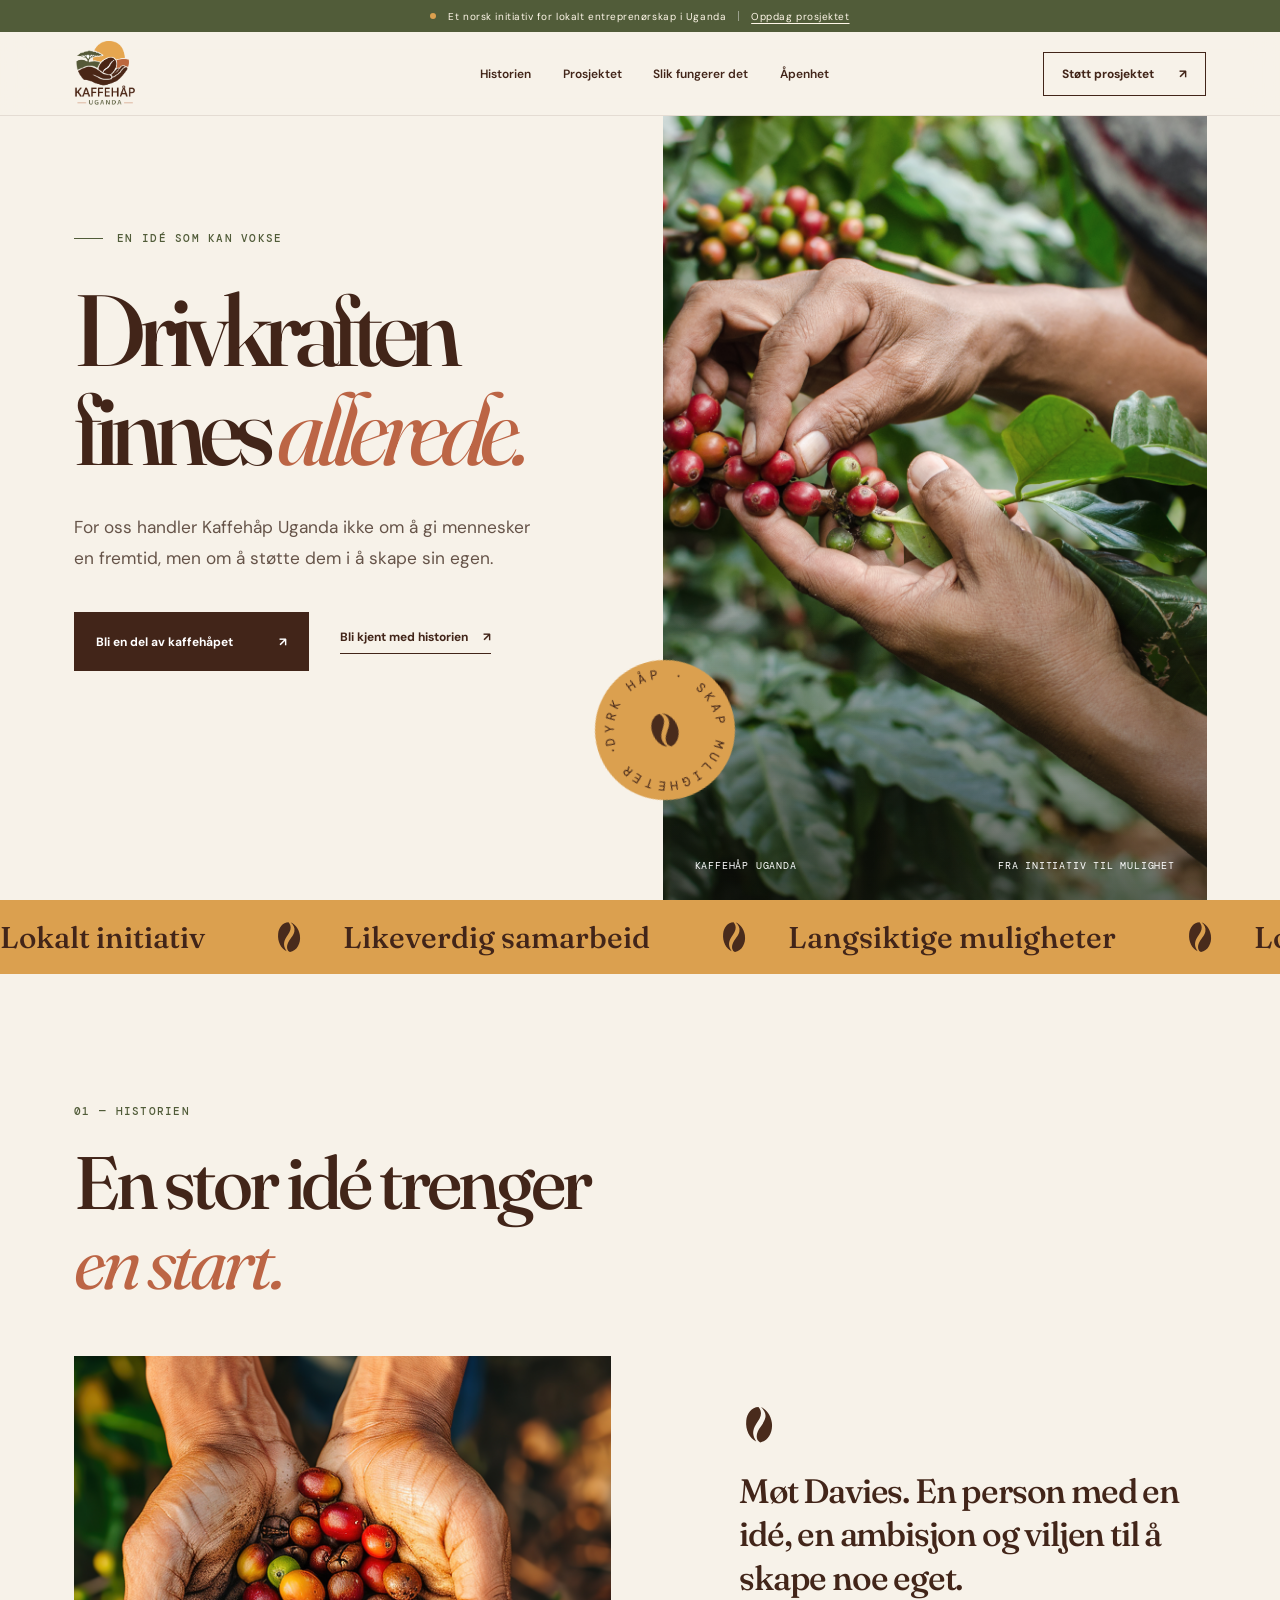
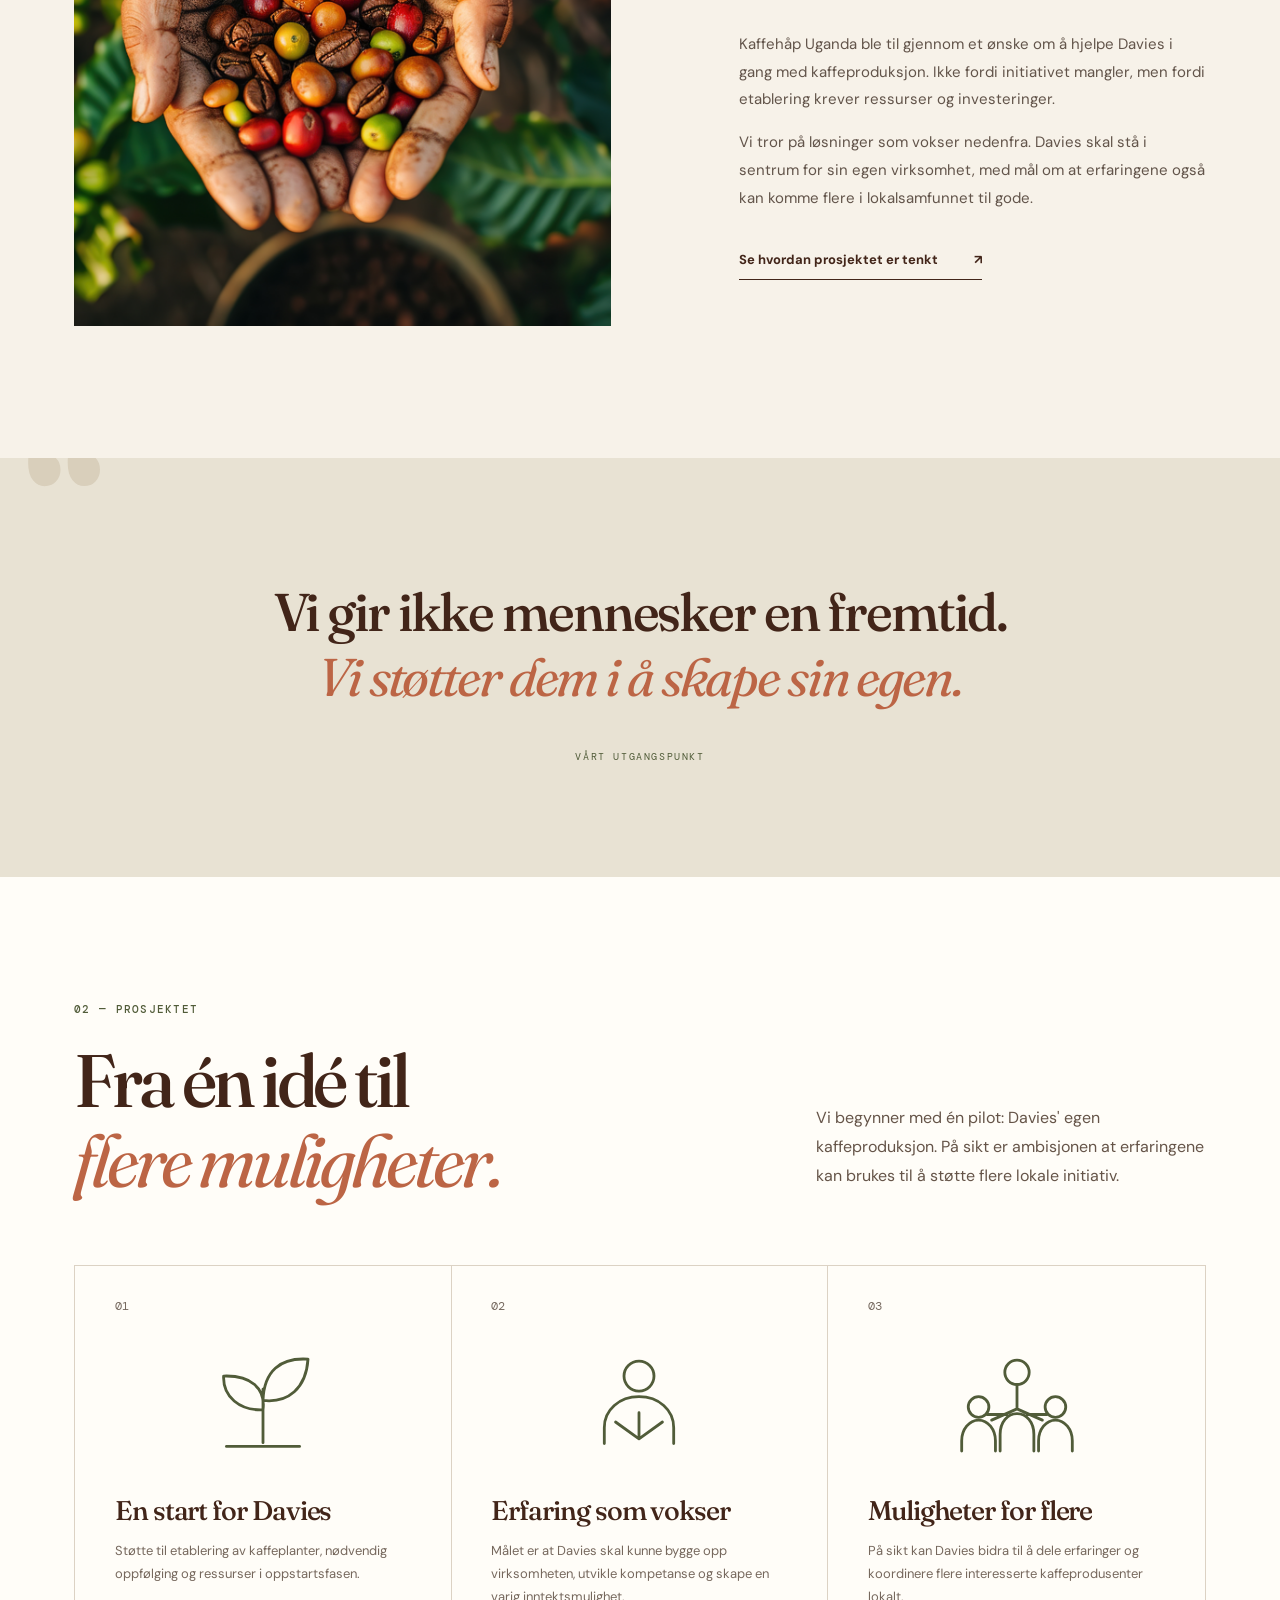
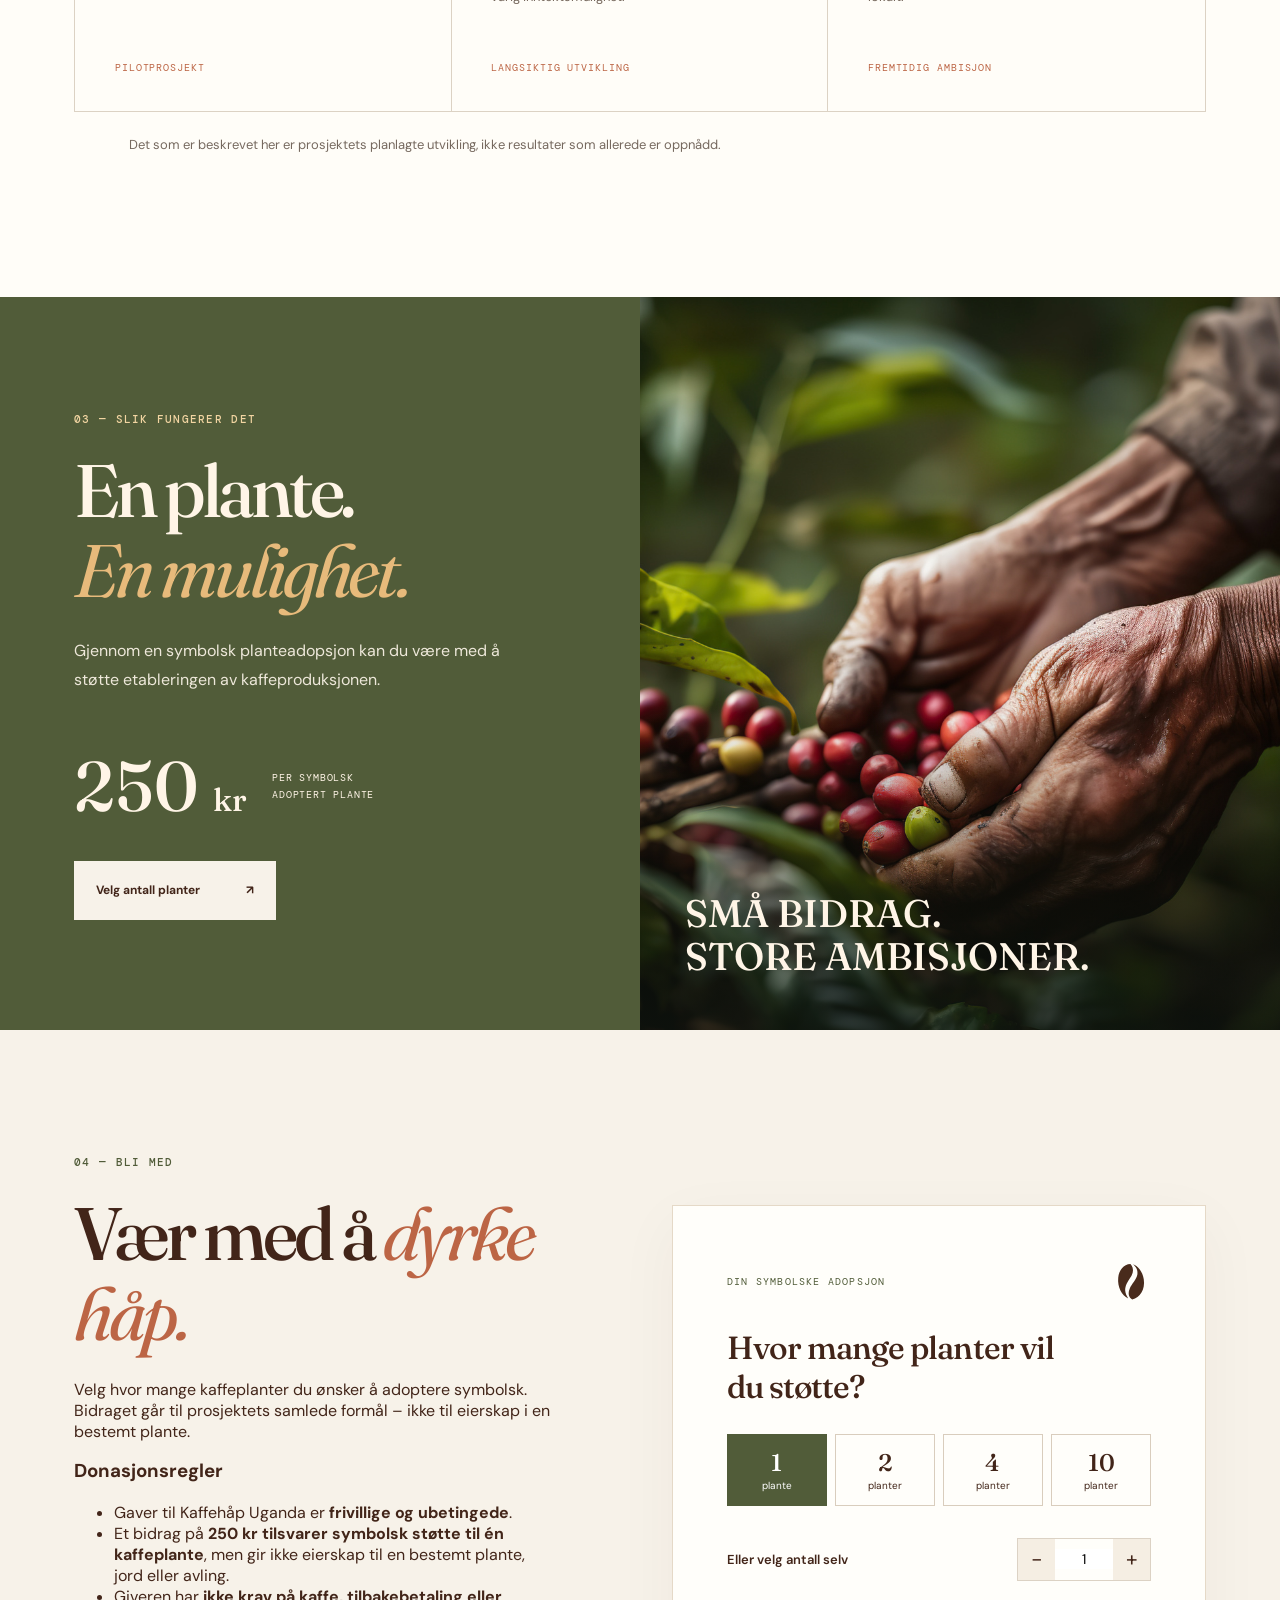
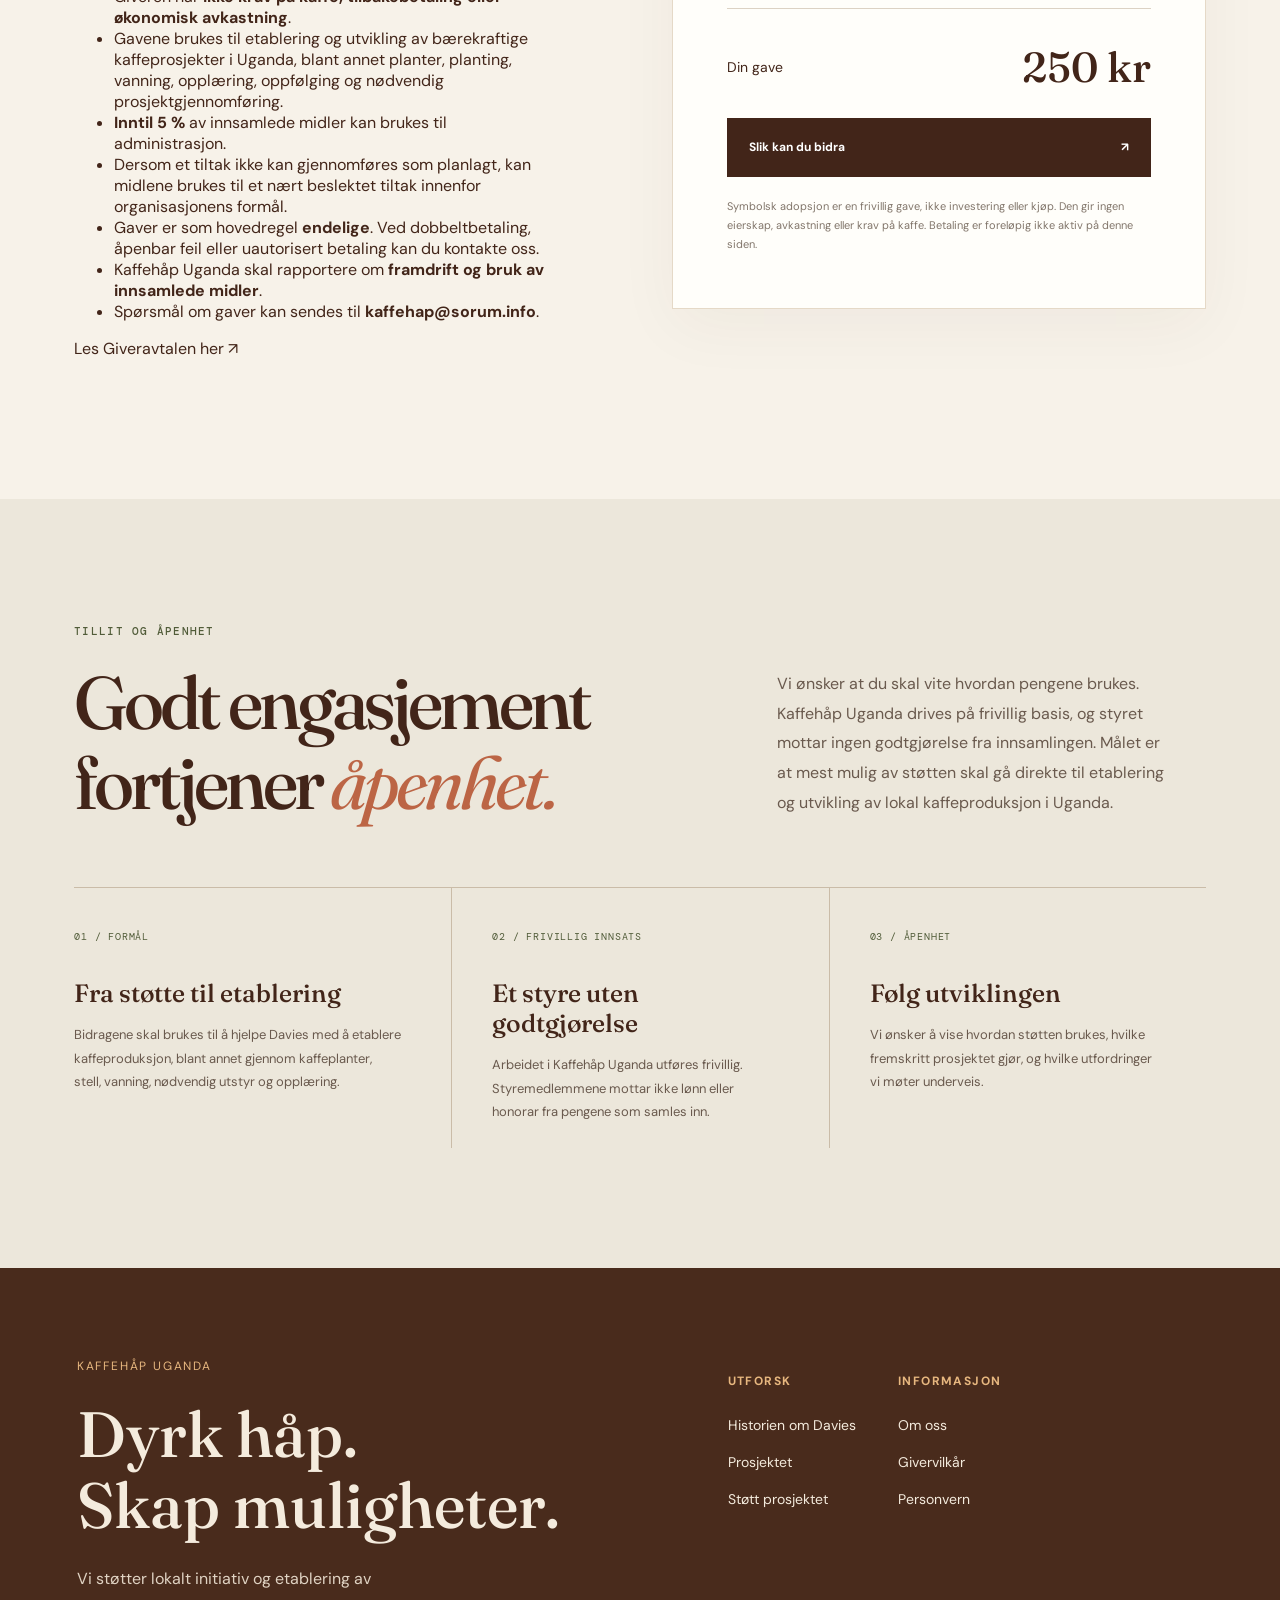
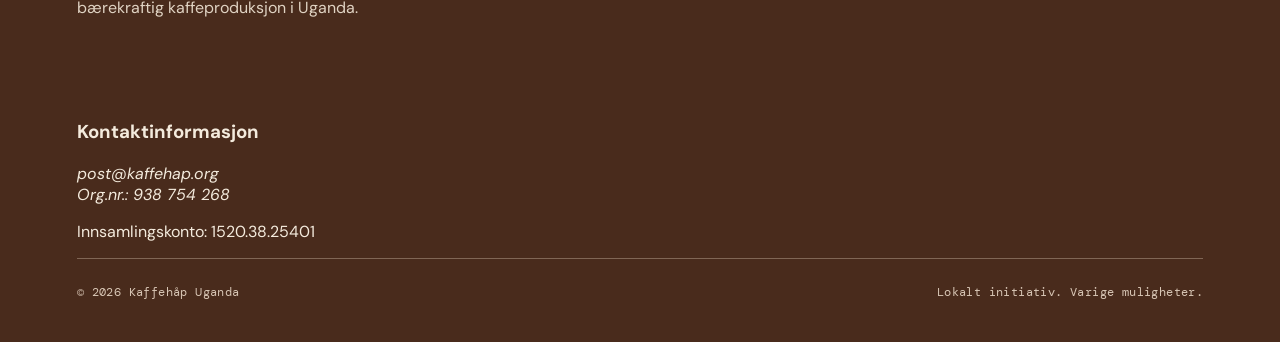
<file: index.html>
<!DOCTYPE html>
<html lang="nb">
<head>
    <meta charset="UTF-8">
    <meta name="viewport" content="width=device-width, initial-scale=1.0">
    <meta name="theme-color" content="#f7f2e9">
    <meta name="description" content="Kaffehåp Uganda støtter bønder i Uganda i å etablere kaffeproduksjon som levebrød. Blir med og dyrke muligheter gjennom sadopsjon av kaffeplanter" >
    <link rel="preconnect" href="https://fonts.googleapis.com">
    <link rel="preconnect" href="https://fonts.gstatic.com" crossorigin>
    <link href="https://fonts.googleapis.com/css2?family=DM+Sans:wght@400;500;600;700&family=DM+Mono:wght@400;500&family=Fraunces:opsz,wght,SOFT,WONK@9..144,400,0,0;9..144,500,0,0;9..144,600,0,0&display=swap" rel="stylesheet">
    <title>Kaffehåp Uganda — Dyrk håp. Skap muligheter</title>
    <link rel="stylesheet" href="style.css">
    <script defer src="script.js"></script>
</head>
<body>
    <div class="page-progress" aria-hidden="true"></div>
    <div class="top-note">
        <span class="note-dot" aria-hidden="true"></span>Et norsk initiativ for lokalt entreprenørskap i Uganda 
        <span class="top-note-rule"></span> 
        <a href="#prosjektet">Oppdag prosjektet 
            <span aria-hidden="true"></span>
        </a>
    </div>
    <header class="site-header" id="toppen">
        <a class="brand" href="#toppen" aria-label="Kaffehåp Uganda, tilbake til toppen">
            <img src="assets/Grafikk/Kaffehaap_staaende.png.png" alt="Kaffehåp uganda logo stående"/>
        </a>
         <nav class="desktop-nav" aria-label="Hovedmeny">
            <a href="#historien">Historien</a>
            <a href="#prosjektet">Prosjektet</a>
            <a href="#slik-fungerer-det">Slik fungerer det</a>
            <a href="#apenhet">Åpenhet</a>
        </nav>
        <a class="header-cta" href="#stott">Støtt prosjektet <span aria-hidden="true">↗</span></a>
        <button class="menu-toggle" aria-label="Åpne meny" aria-controls="mobile-menu" aria-expanded="false">
            <span></span><span></span>
        </button>
    </header>
    <nav class="mobile-menu" id="mobile-menu" aria-label="Mobilmeny" hidden>
        <a href="#historien">Historien</a>
        <a href="#prosjektet">Prosjektet</a>
        <a href="#slik-fungerer-det">Slik fungerer det</a>
        <a href="#apenhet">Åpenhet</a>
        <a href="#stott">Støtt prosjektet ↗</a>
    </nav>

    <main>
        <section class="hero section-pad" aria-labelledby="hero-title">
            <div class="hero-copy">
                <div class="eyebrow entrance">
                    <span class="eyebrow-line"></span> 
                    EN IDÉ SOM KAN VOKSE
                </div>
                <h1 id="hero-title" class="entrance">Drivkraften<br>finnes <em>allerede.</em></h1>
                <p class="hero-description entrance">For oss handler Kaffehåp Uganda ikke om å gi mennesker en fremtid, men om å støtte dem i å skape sin egen.</p>
                <div class="hero-actions entrance">
                    <a href="#stott" class="btn btn-dark">Bli en del av kaffehåpet 
                        <span aria-hidden="true">↗</span>
                    </a>
                    <a href="#historien" class="text-link">Bli kjent med historien 
                        <span aria-hidden="true">↗</span>
                    </a>
                </div>
            </div>
            <div class="hero-visual">
                <div class="hero-image-wrap">
                    <img class="hero-photo" src="assets/Bilder/Kaffehap1.jpeg" alt="Illustrasjonsbilde av hender som holder kaffebær" fetchpriority="high">
                </div>
                <div class="hero-image-stamp" aria-hidden="true">
                    <svg viewBox="0 0 120 120">
                        <defs>
                            <path id="circleText" d="M 60,60 m -44,0 a 44,44 0 1,1 88,0 a 44,44 0 1,1 -88,0"/>
                        </defs>
                        <text>
                            <textPath href="#circleText">DYRK HÅP · SKAP MULIGHETER · </textPath>
                        </text>
                    </svg>
                    <span>
                        <img
                            src="assets/Grafikk/profilelement.svg"
                            alt="profilelement av en kaffebønne"
                            class="profile-element"
                            aria-hidden="true"
                        >
                    </span>
                </div>
                <div class="hero-caption">
                    <span>KAFFEHÅP UGANDA</span>
                    <span>FRA INITIATIV TIL MULIGHET</span>
                </div>
            </div>
        </section>

        
        <section class="ticker" aria-label="Våre verdier">
            <div class="ticker-track" aria-hidden="true">
                <span>Lokalt initiativ</span>
                <img src="assets/Grafikk/profilelement.svg" alt="" class="profile-element">

                <span>Likeverdig samarbeid</span>
                <img src="assets/Grafikk/profilelement.svg" alt="" class="profile-element">

                <span>Langsiktige muligheter</span>
                <img src="assets/Grafikk/profilelement.svg" alt="" class="profile-element">

                <span>Lokalt initiativ</span>
                <img src="assets/Grafikk/profilelement.svg" alt="" class="profile-element">

                <span>Likeverdig samarbeid</span>
                <img src="assets/Grafikk/profilelement.svg" alt="" class="profile-element">

                <span>Langsiktige muligheter</span>
                <img src="assets/Grafikk/profilelement.svg" alt="" class="profile-element">
            </div>
        </section>


        <section id="historien" class="story section-pad">
            <div class="story-heading" data-reveal>
                <p class="section-kicker">01 — HISTORIEN</p>
                <h2>En stor idé trenger<br><em>en start.</em></h2>
            </div>
            <div class="story-layout">
                <div class="story-image" data-reveal>
                    <img src="assets/Bilder/Kaffehap2.jpeg" loading="lazy" alt="Illustrert kaffelandskap ved solnedgang">
                </div>
                <div class="story-text" data-reveal>
                <div class="mini-symbol" aria-hidden="true">
                    <img
                        src="assets/Grafikk/profilelement.svg"
                        alt=""
                        class="profile-element"
                        aria-hidden="true"
                    >
                </div>
                <p class="story-lead">Møt Davies. En person med en idé, en ambisjon og viljen til å skape noe eget.</p>
                <p>Kaffehåp Uganda ble til gjennom et ønske om å hjelpe Davies i gang med kaffeproduksjon. Ikke fordi initiativet mangler, men fordi etablering krever ressurser og investeringer.</p>
                <p>Vi tror på løsninger som vokser nedenfra. Davies skal stå i sentrum for sin egen virksomhet, med mål om at erfaringene også kan komme flere i lokalsamfunnet til gode.</p>
                <a class="arrow-link" href="#prosjektet">Se hvordan prosjektet er tenkt 
                    <span aria-hidden="true">↗</span>
                </a>
                </div>
            </div>
        </section>

        <section class="quote-break" aria-label="Vårt utgangspunkt">
            <div class="quote-art" aria-hidden="true">“</div>
            <p data-reveal>Vi gir ikke mennesker en fremtid.<br><em>Vi støtter dem i å skape sin egen.</em></p>
            <span class="quote-source">VÅRT UTGANGSPUNKT</span>
        </section>

        <section id="prosjektet" class="project section-pad">
            <div class="project-intro" data-reveal><p class="section-kicker">02 — PROSJEKTET</p>
                <h2>Fra én idé til<br><em>flere muligheter.</em></h2>
                <p>Vi begynner med én pilot: Davies' egen kaffeproduksjon. På sikt er ambisjonen at erfaringene kan brukes til å støtte flere lokale initiativ.</p>
            </div>
            <div class="project-steps">
                <article class="step-card" data-reveal>
                    <span class="step-num">01</span>
                    <div class="step-illustration" aria-hidden="true">
                        <svg viewBox="0 0 160 130">
                            <path d="M80 111V54M80 76C55 77 37 62 38 40c29-1 45 13 42 36ZM80 66c1-31 18-46 48-44-2 31-21 47-48 44" fill="none" stroke="currentColor" stroke-width="3" stroke-linecap="round" stroke-linejoin="round"/>
                            <path d="M41 115h78" stroke="currentColor" stroke-width="3" stroke-linecap="round"/>
                        </svg>
                    </div>
                    <h3>En start for Davies</h3>
                    <p>Støtte til etablering av kaffeplanter, nødvendig oppfølging og ressurser i oppstartsfasen.</p>
                    <span class="step-tag">PILOTPROSJEKT</span>
                </article>
                <article class="step-card" data-reveal>
                    <span class="step-num">02</span>
                    <div class="step-illustration" aria-hidden="true">
                        <svg viewBox="0 0 160 130">
                            <circle cx="80" cy="40" r="16" fill="none" stroke="currentColor" stroke-width="3"/>
                            <path d="M43 112V95c0-19 16-33 37-33s37 14 37 33v17M55 89l25 18 25-18M80 79v28" stroke="currentColor" stroke-width="3" fill="none" stroke-linecap="round" stroke-linejoin="round"/>
                        </svg>
                    </div>
                    <h3>Erfaring som vokser</h3>
                    <p>Målet er at Davies skal kunne bygge opp virksomheten, utvikle kompetanse og skape en varig inntektsmulighet.</p>
                    <span class="step-tag">LANGSIKTIG UTVIKLING</span>
                </article>
                <article class="step-card" data-reveal>
                    <span class="step-num">03</span>
                    <div class="step-illustration" aria-hidden="true">
                        <svg viewBox="0 0 160 130">
                            <circle cx="80" cy="36" r="13" stroke="currentColor" stroke-width="3" fill="none"/>
                            <circle cx="39" cy="73" r="11" stroke="currentColor" stroke-width="3" fill="none"/>
                            <circle cx="121" cy="73" r="11" stroke="currentColor" stroke-width="3" fill="none"/>
                            <path d="M80 50v24M69 81H48M91 81h21M80 75 53 87M80 75l27 12M57 120v-11c0-12-8-22-18-22s-18 10-18 22v11M139 120v-11c0-12-8-22-18-22s-18 10-18 22v11M62 120v-18c0-13 8-22 18-22s18 9 18 22v18" stroke="currentColor" stroke-width="3" fill="none" stroke-linecap="round"/>
                        </svg>
                    </div>
                    <h3>Muligheter for flere</h3>
                    <p>På sikt kan Davies bidra til å dele erfaringer og koordinere flere interesserte kaffeprodusenter lokalt.</p>
                    <span class="step-tag">FREMTIDIG AMBISJON</span>
                </article>
            </div>
            <div class="project-footnote" data-reveal>
                <span>
                    <img
                        alt=""
                        class="profile-element"
                        aria-hidden="true"
                    >
                </span>
                <p>Det som er beskrevet her er prosjektets planlagte utvikling, ikke resultater som allerede er oppnådd.</p>
            </div>
        </section>

        <section id="slik-fungerer-det" class="how section-pad">
            <div class="how-left" data-reveal><p class="section-kicker">03 — SLIK FUNGERER DET</p>
                <h2>En plante.<br><em>En mulighet.</em></h2>
                <p>Gjennom en symbolsk planteadopsjon kan du være med å støtte etableringen av kaffeproduksjonen.</p>
                <div class="how-stat">
                    <span class="stat-numeral">250
                        <span> kr</span>
                    </span>
                    <span>PER SYMBOLSK<br>ADOPTERT PLANTE</span>
                </div>
                <a href="#stott" class="btn btn-cream">Velg antall planter 
                    <span aria-hidden="true">↗</span>
                </a>
            </div>
            <div class="how-right" data-reveal>
                <img src="assets/Bilder/Kaffehap3.jpeg" loading="lazy" alt="Illustrasjonsbilde av arbeid med kaffeplanter">
                <div class="how-overlay">SMÅ BIDRAG.<br>STORE AMBISJONER.</div>
            </div>
        </section>

        <section id="stott" class="donate section-pad">
            <div class="donate-intro" data-reveal>
                <p class="section-kicker">04 — BLI MED</p>

                <h2>Vær med å <em>dyrke håp.</em></h2>
                <p>
                    Velg hvor mange kaffeplanter du ønsker å adoptere symbolsk.
                    Bidraget går til prosjektets samlede formål – ikke til eierskap
                    i en bestemt plante.
                </p>

                <h3>Donasjonsregler</h3>

                <ul class="donation-rules">
                    <li>
                        Gaver til Kaffehåp Uganda er <strong>frivillige og ubetingede</strong>.
                    </li>
                    <li>
                        Et bidrag på <strong>250 kr tilsvarer symbolsk støtte til én kaffeplante</strong>,
                        men gir ikke eierskap til en bestemt plante, jord eller avling.
                    </li>
                    <li>
                        Giveren har <strong>ikke krav på kaffe, tilbakebetaling eller økonomisk avkastning</strong>.
                    </li>
                    <li>
                        Gavene brukes til etablering og utvikling av bærekraftige kaffeprosjekter i Uganda,
                        blant annet planter, planting, vanning, opplæring, oppfølging og nødvendig
                        prosjektgjennomføring.
                    </li>
                    <li>
                        <strong>Inntil 5 %</strong> av innsamlede midler kan brukes til administrasjon.
                    </li>
                    <li>
                        Dersom et tiltak ikke kan gjennomføres som planlagt, kan midlene brukes til
                        et nært beslektet tiltak innenfor organisasjonens formål.
                    </li>
                    <li>
                        Gaver er som hovedregel <strong>endelige</strong>. Ved dobbeltbetaling,
                        åpenbar feil eller uautorisert betaling kan du kontakte oss.
                    </li>
                    <li>
                        Kaffehåp Uganda skal rapportere om <strong>framdrift og bruk av innsamlede midler</strong>.
                    </li>
                    <li>
                        Spørsmål om gaver kan sendes til
                        <a href="mailto:kaffehap@sorum.info"><strong>kaffehap@sorum.info</strong></a>.
                    </li>
                </ul>
                 <div class="document-actions">

                    <a
                        class="document-button primary"
                        href="assets/Dokumenter/20261025_Giveravtale_Kaffehåp Uganda v1.0.pdf"
                        target="_blank"
                        rel="noopener"
                    >
                        <span>Les Giveravtalen her</span>
                        <span aria-hidden="true">↗</span>
                    </a>
                </div>
            </div>
            <div class="donate-card" data-reveal>
                <div class="donate-card-top">
                    <span>DIN SYMBOLSKE ADOPSJON</span>
                    <span class="tiny-sun" aria-hidden="true">
                        <img
                            src="assets/profilelement.svg"
                            alt=""
                            class="profile-element"
                            aria-hidden="true"
                        >
                    </span>
                </div>
                <h3>Hvor mange planter vil du støtte?</h3>
                <div class="donate-options" role="group" aria-label="Antall symbolske kaffeplanter">
                    <button class="donate-option" data-plants="1" aria-pressed="true">1 
                        <span>plante</span>
                    </button>
                    <button class="donate-option" data-plants="2" aria-pressed="false">2 
                        <span>planter</span>
                    </button>
                    <button class="donate-option" data-plants="4" aria-pressed="false">4 
                        <span>planter</span>
                    </button>
                    <button class="donate-option" data-plants="10" aria-pressed="false">10 
                        <span>planter</span>
                    </button>
                </div>
                <div class="custom-plants">
                    <label for="plant-count">Eller velg antall selv</label>
                    <div class="stepper">
                        <button id="decrease" aria-label="Færre planter">−</button>
                        <input type="number" id="plant-count" min="1" max="999" inputmode="numeric" value="1" aria-label="Antall planter">
                        <button id="increase" aria-label="Flere planter">+</button>
                    </div>
                </div>
                <div class="donate-total">
                    <span>Din gave</span>
                    <strong id="donation-sum" aria-live="polite">250 kr</strong>
                </div><button class="btn btn-dark donation-button" id="donation-button">Slik kan du bidra 
                    <span aria-hidden="true">↗</span>
                </button>
                <p class="donate-fineprint">Symbolsk adopsjon er en frivillig gave, ikke investering eller kjøp. Den gir ingen eierskap, avkastning eller krav på kaffe. Betaling er foreløpig ikke aktiv på denne siden.</p>
                <div class="payment-info" id="payment-info" hidden>
                    <h4>Betalingsløsning kommer</h4>
                    <p>Nettsiden er en førsteversjon. Før vi åpner for gaver, må organisasjonens godkjente betalingsløsning kobles til.</p>
                    <a href="mailto:post@kaffehap.org?subject=Sp%C3%B8rsm%C3%A5l%20om%20st%C3%B8tte%20til%20Kaffeh%C3%A5p%20Uganda">Spør oss om støtte ↗</a>
                </div>
            </div>
        </section>

        <section id="apenhet" class="trust section-pad">
            <div class="trust-top" data-reveal><div>
                <p class="section-kicker">TILLIT OG ÅPENHET</p>
                <h2>Godt engasjement<br>fortjener <em>åpenhet.</em></h2>
            </div>
            <p>Vi ønsker at du skal vite hvordan pengene brukes. Kaffehåp Uganda drives på frivillig basis, og styret mottar ingen godtgjørelse fra innsamlingen. Målet er at mest mulig av støtten skal gå direkte til etablering og utvikling av lokal kaffeproduksjon i Uganda.</p></div>
            <div class="trust-grid"><div class="trust-item" data-reveal>
                <span>01 / FORMÅL</span>
                <h3>Fra støtte til etablering</h3>
                <p>Bidragene skal brukes til å hjelpe Davies med å etablere kaffeproduksjon, blant annet gjennom kaffeplanter, stell, vanning, nødvendig utstyr og opplæring.</p>
            </div>
            <div class="trust-item" data-reveal>
                <span>02 / FRIVILLIG INNSATS</span>
                <h3>Et styre uten godtgjørelse</h3>
                <p>Arbeidet i Kaffehåp Uganda utføres frivillig. Styremedlemmene mottar ikke lønn eller honorar fra pengene som samles inn.</p>
            </div>
            <div class="trust-item" data-reveal><span>03 / ÅPENHET</span>
                <h3>Følg utviklingen</h3>
                <p>Vi ønsker å vise hvordan støtten brukes, hvilke fremskritt prosjektet gjør, og hvilke utfordringer vi møter underveis.</p>
            </div>
            </div>
        </section>

    
    <footer class="site-footer">
        <section class="footer-inner" aria-label="Om Kaffehåp Uganda">
            <header class="footer-intro">
                <p class="footer-kicker">KAFFEHÅP UGANDA</p>
                <h2>Dyrk håp.<br>Skap muligheter.</h2>
                <p>
                    Vi støtter lokalt initiativ og etablering
                    av bærekraftig kaffeproduksjon i Uganda.
                </p>
            </header>

            <nav class="footer-navigation" aria-label="Bunnavigasjon">
                <section aria-labelledby="footer-explore">
                    <h3 id="footer-explore">Utforsk</h3>
                    <ul>
                        <li><a href="#historien">Historien om Davies</a></li>
                        <li><a href="#prosjektet">Prosjektet</a></li>
                        <li><a href="#stott">Støtt prosjektet</a></li>
                    </ul>
                </section>

                <section aria-labelledby="footer-information">
                    <h3 id="footer-information">Informasjon</h3>
                    <ul>
                        <li><a href="about.html">Om oss</a></li>
                        <li><a href="assets/Dokumenter/20261025_Giveravtale_Kaffehåp Uganda v1.0.pdf" target="_blank">Givervilkår</a></li>
                        <li><a href="personvern.html">Personvern</a></li>
                    </ul>
                </section>
            </nav>
        </section>
        <section aria-labelledby="footer-contact">
                <h3 id="footer-contact">Kontaktinformasjon</h3>

                <address>
                    <a href="mailto:post@kaffehap.org">
                        post@kaffehap.org
                    </a>

                    <p>Org.nr.: 938 754 268</p>
                </address>
                <p>Innsamlingskonto: 1520.38.25401</p>
            </section>

        <section class="footer-bottom" aria-label="Opphavsrett">
            <p>© 2026 Kaffehåp Uganda</p>
            <p>Lokalt initiativ. Varige muligheter.</p>
        </section>
    </footer>
</html>
</file>
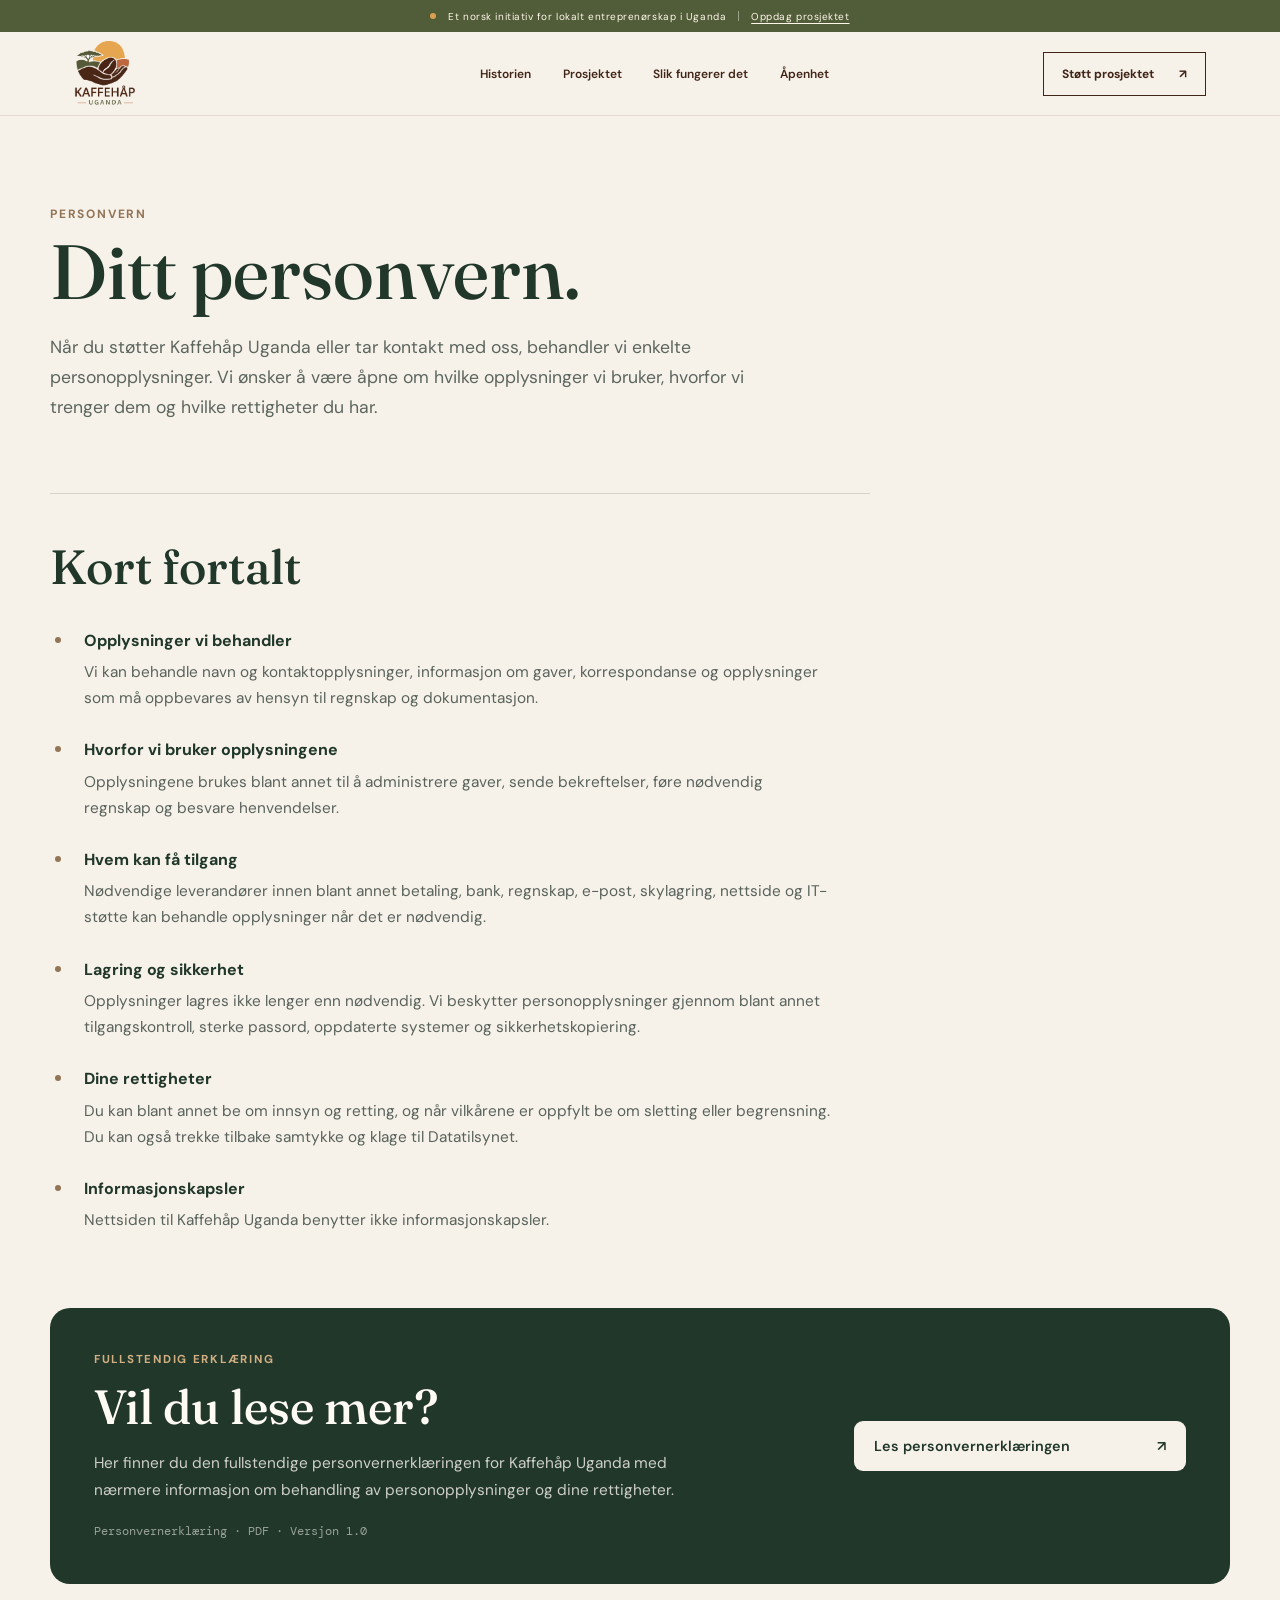
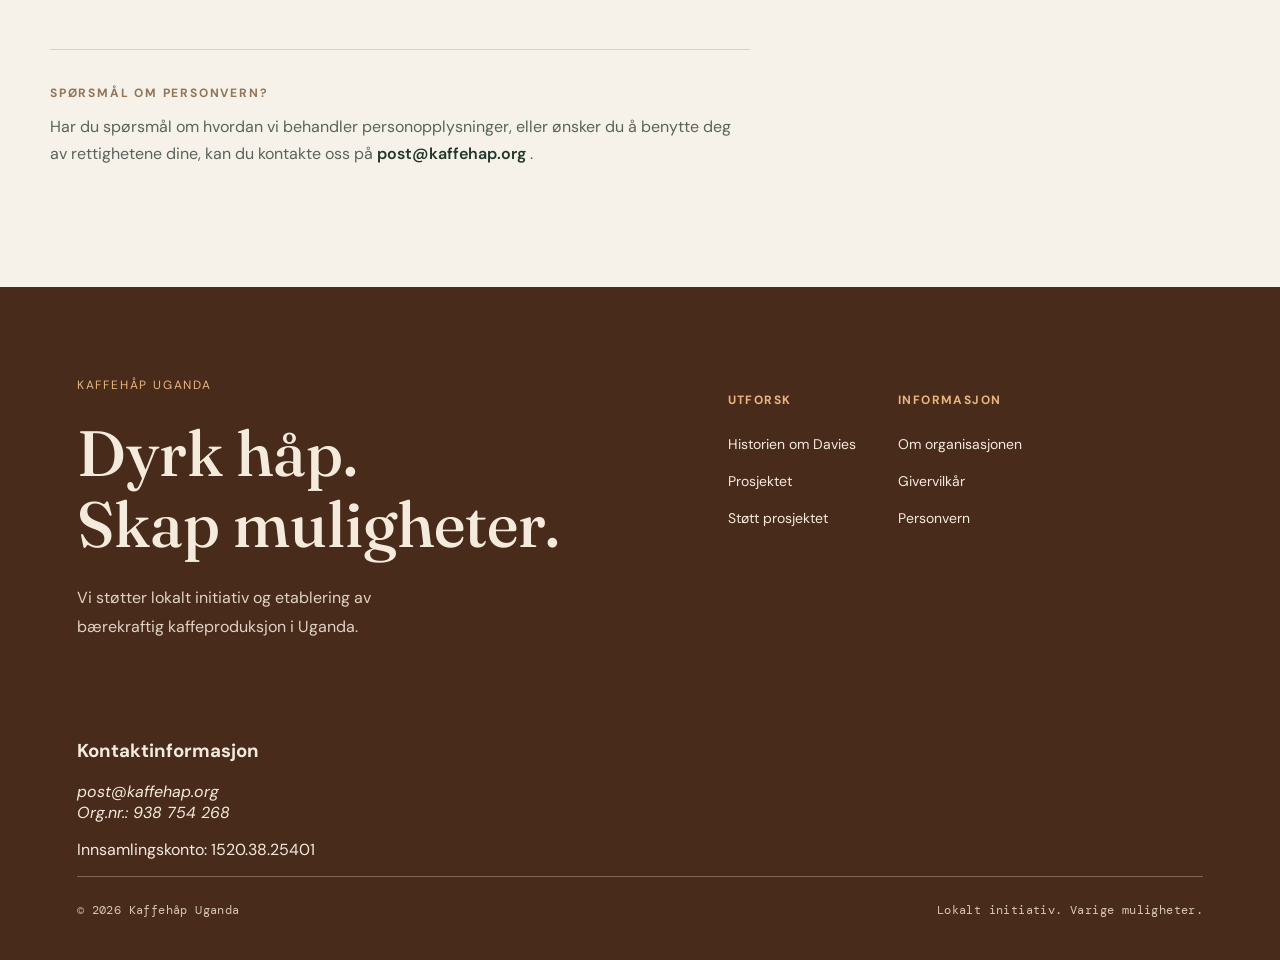
<file: personvern.html>
<!DOCTYPE html>
<html lang="nb">
<head>
    <meta charset="UTF-8">
    <meta name="viewport" content="width=device-width, initial-scale=1.0">
    <meta name="theme-color" content="#f7f2e9">
    <meta name="description" content="Kaffehåp Uganda støtter bønder i Uganda i å etablere kaffeproduksjon som levebrød. Blir med og dyrke muligheter gjennom sadopsjon av kaffeplanter" >
    <link rel="preconnect" href="https://fonts.googleapis.com">
    <link rel="preconnect" href="https://fonts.gstatic.com" crossorigin>
    <link href="https://fonts.googleapis.com/css2?family=DM+Sans:wght@400;500;600;700&family=DM+Mono:wght@400;500&family=Fraunces:opsz,wght,SOFT,WONK@9..144,400,0,0;9..144,500,0,0;9..144,600,0,0&display=swap" rel="stylesheet">
    <title>Kaffehåp Uganda — Dyrk håp. Skap muligheter</title>
    <link rel="stylesheet" href="style.css">
    <link rel="stylesheet" href="personvern.css">
    <script defer src="script.js"></script>
</head>
<body>
    <div class="page-progress" aria-hidden="true"></div>
        <div class="top-note">
            <span class="note-dot" aria-hidden="true"></span>Et norsk initiativ for lokalt entreprenørskap i Uganda 
            <span class="top-note-rule"></span> 
            <a href="#prosjektet">Oppdag prosjektet 
                <span aria-hidden="true"></span>
            </a>
        </div>
        <header class="site-header" id="toppen">
            <a class="brand" href="index.html#toppen" aria-label="Kaffehåp Uganda, tilbake til toppen">
                <img src="assets/Grafikk/Kaffehaap_staaende.png.png" alt="Kaffehåp uganda logo stående"/>
            </a>
            <nav class="desktop-nav" aria-label="Hovedmeny">
                <a href="#historien">Historien</a>
                <a href="#prosjektet">Prosjektet</a>
                <a href="#slik-fungerer-det">Slik fungerer det</a>
                <a href="#apenhet">Åpenhet</a>
            </nav>
            <a class="header-cta" href="index.html#stott">Støtt prosjektet <span aria-hidden="true">↗</span></a>
            <button class="menu-toggle" aria-label="Åpne meny" aria-controls="mobile-menu" aria-expanded="false">
                <span></span><span></span>
            </button>
        </header>
        <nav class="mobile-menu" id="mobile-menu" aria-label="Mobilmeny" hidden>
            <a href="#historien">Historien</a>
            <a href="#prosjektet">Prosjektet</a>
            <a href="#slik-fungerer-det">Slik fungerer det</a>
            <a href="#apenhet">Åpenhet</a>
            <a href="#stott">Støtt prosjektet ↗</a>
        </nav>
 <main class="privacy-page">


        <!-- INTRODUKSJON -->

        <header class="privacy-intro">

            <p class="section-label">
                PERSONVERN
            </p>

            <h1>Ditt personvern.</h1>

            <p class="privacy-lead">
                Når du støtter Kaffehåp Uganda eller tar kontakt med oss,
                behandler vi enkelte personopplysninger. Vi ønsker å være
                åpne om hvilke opplysninger vi bruker, hvorfor vi trenger
                dem og hvilke rettigheter du har.
            </p>

        </header>



        <!-- KORT FORTALT -->

        <section
            class="privacy-section"
            aria-labelledby="privacy-summary-title"
        >

            <h2 id="privacy-summary-title">
                Kort fortalt
            </h2>


            <ul class="privacy-list">

                <li>
                    <h3>Opplysninger vi behandler</h3>

                    <p>
                        Vi kan behandle navn og kontaktopplysninger,
                        informasjon om gaver, korrespondanse og opplysninger
                        som må oppbevares av hensyn til regnskap og
                        dokumentasjon.
                    </p>
                </li>


                <li>
                    <h3>Hvorfor vi bruker opplysningene</h3>

                    <p>
                        Opplysningene brukes blant annet til å administrere
                        gaver, sende bekreftelser, føre nødvendig regnskap
                        og besvare henvendelser.
                    </p>
                </li>


                <li>
                    <h3>Hvem kan få tilgang</h3>

                    <p>
                        Nødvendige leverandører innen blant annet betaling,
                        bank, regnskap, e-post, skylagring, nettside og
                        IT-støtte kan behandle opplysninger når det er
                        nødvendig.
                    </p>
                </li>


                <li>
                    <h3>Lagring og sikkerhet</h3>

                    <p>
                        Opplysninger lagres ikke lenger enn nødvendig.
                        Vi beskytter personopplysninger gjennom blant annet
                        tilgangskontroll, sterke passord, oppdaterte systemer
                        og sikkerhetskopiering.
                    </p>
                </li>


                <li>
                    <h3>Dine rettigheter</h3>

                    <p>
                        Du kan blant annet be om innsyn og retting, og når
                        vilkårene er oppfylt be om sletting eller begrensning.
                        Du kan også trekke tilbake samtykke og klage til
                        Datatilsynet.
                    </p>
                </li>


                <li>
                    <h3>Informasjonskapsler</h3>

                    <p>
                        Nettsiden til Kaffehåp Uganda benytter ikke
                        informasjonskapsler.
                    </p>
                </li>

            </ul>

        </section>



        <!-- FULLSTENDIG PERSONVERNERKLÆRING -->

        <section
            class="privacy-document"
            aria-labelledby="privacy-document-title"
        >

            <div class="document-info">

                <p class="document-label">
                    FULLSTENDIG ERKLÆRING
                </p>

                <h2 id="privacy-document-title">
                    Vil du lese mer?
                </h2>

                <p class="document-description">
                    Her finner du den fullstendige personvernerklæringen
                    for Kaffehåp Uganda med nærmere informasjon om
                    behandling av personopplysninger og dine rettigheter.
                </p>

                <p class="document-meta">
                    Personvernerklæring · PDF · Versjon 1.0
                </p>

            </div>


            <div class="document-actions">

                <a
                    class="document-button primary"
                    href="assets/Dokumenter/20261110_Personvernerklaering_KaffehapUganda.pdf"
                    target="_blank"
                    rel="noopener"
                >
                    <span>Les personvernerklæringen</span>
                    <span aria-hidden="true">↗</span>
                </a>


            </div>

        </section>



        <!-- KONTAKT -->

        <section class="privacy-contact">

            <p class="section-label">
                SPØRSMÅL OM PERSONVERN?
            </p>

            <p>
                Har du spørsmål om hvordan vi behandler
                personopplysninger, eller ønsker du å benytte deg av
                rettighetene dine, kan du kontakte oss på
                <a href="mailto:post@kaffehap.org">
                    post@kaffehap.org
                </a>.
            </p>

        </section>


    </main>
    </body>
        <footer class="site-footer">
            <section class="footer-inner" aria-label="Om Kaffehåp Uganda">
                <header class="footer-intro">
                    <p class="footer-kicker">KAFFEHÅP UGANDA</p>
                    <h2>Dyrk håp.<br>Skap muligheter.</h2>
                    <p>
                        Vi støtter lokalt initiativ og etablering
                        av bærekraftig kaffeproduksjon i Uganda.
                    </p>
                </header>

                <nav class="footer-navigation" aria-label="Bunnavigasjon">
                    <section aria-labelledby="footer-explore">
                        <h3 id="footer-explore">Utforsk</h3>
                        <ul>
                            <li><a href="index.html#historien">Historien om Davies</a></li>
                            <li><a href="index.html#prosjektet">Prosjektet</a></li>
                            <li><a href="index.html#stott">Støtt prosjektet</a></li>
                        </ul>
                    </section>

                    <section aria-labelledby="footer-information">
                        <h3 id="footer-information">Informasjon</h3>
                        <ul>
                            <li><a href="about.html">Om organisasjonen</a></li>
                            <li><a href="assets/Dokumenter/20261025_Giveravtale_Kaffehåp Uganda v1.0.pdf" target="_blank">Givervilkår</a></li>
                            <li><a href="personvern.html">Personvern</a></li>
                        </ul>
                    </section>
                </nav>
            </section>
            <section aria-labelledby="footer-contact">
                <h3 id="footer-contact">Kontaktinformasjon</h3>

                <address>
                    <a href="mailto:post@kaffehap.org">
                        post@kaffehap.org
                    </a>

                    <p>Org.nr.: 938 754 268</p>
                </address>
                <p>Innsamlingskonto: 1520.38.25401</p>
            </section>


            <section class="footer-bottom" aria-label="Opphavsrett">
                <p>© 2026 Kaffehåp Uganda</p>
                <p>Lokalt initiativ. Varige muligheter.</p>
            </section>
        </footer>
</html>
</file>
<file: style.css>
:root{
    --cream:#f7f2e9;
    --paper:#fffdf8;
    --brown:#422519;
    --brown2:#5b3828;
    --olive:#515c39;
    --orange:#dba04f;
    --terracotta:#bc6545;
    --muted:#76695f;
    --line:#dcd2c4;
    --serif:'Fraunces',Georgia,serif;
    --sans:'DM Sans',Arial,sans-serif;
    --mono:'DM Mono',monospace
}

*{
    box-sizing:border-box
}

html{
    scroll-behavior:smooth;
    scroll-padding-top:96px
}

body{
    margin:0;
    background:var(--cream);
    color:var(--brown);
    font-family:var(--sans);
    -webkit-font-smoothing:antialiased

}body.menu-open{
    overflow:hidden
}

img{
    display:block;
    max-width:100%
}

button,input{
    font:inherit
}

button{
    cursor:pointer
}

a{
    color:inherit;
    text-decoration:none
}

button:focus-visible,a:focus-visible,input:focus-visible{
    outline:3px solid var(--terracotta);
    outline-offset:4px
}

::selection{
    background:#e8bb7d;
    color:var(--brown)
}

.skip-link{
    position:absolute;
    z-index:999;left:20px;
    top:-80px;
    padding:12px;
    background:#fff
}

.skip-link:focus{
    top:10px
}

.page-progress{
    position:fixed;
    top:0;
    left:0;
    width:0;
    height:3px;
    background:
    var(--terracotta);
    z-index:120
}

.section-pad{
    padding-left:clamp(24px,5.8vw,112px);
    padding-right:clamp(24px,5.8vw,112px)
}

.top-note{
    height:32px;
    background:var(--olive);
    color:#fff7e9;
    display:flex;
    align-items:center;
    justify-content:center;
    gap:12px;
    font-size:10px;
    letter-spacing:.055em
}

.top-note a{
    text-decoration:underline;
    text-underline-offset:3px
}

.note-dot{
    display:inline-block;
    width:6px;
    height:6px;
    border-radius:50%;
    background:var(--orange)
}

.profile-element {
    width: 40px;
    height: auto;
    display: block;
}


.ticker {
    overflow: hidden;
    width: 100%;
}

.ticker-track {
    display: flex;
    align-items: center;
    gap: 35px;
    width: max-content;
    white-space: nowrap;
}

.ticker-track span {
    display: inline-block;
    flex-shrink: 0;
}

.ticker-track .profile-element {
    display: block;
    width: 38px;
    height: 38px;
    object-fit: contain;
    flex-shrink: 0;
}


.top-note-rule{
    height:10px;
    width:1px;
    background:#ffffff6b
}

.site-header{
    height:84px;
    padding:0 clamp(24px,5.8vw,112px);
    background:rgba(247,242,233,.96);
    display:flex;
    align-items:center;
    justify-content:space-between;
    gap:30px;
    position:sticky;
    top:0;
    z-index:90;
    border-bottom:1px solid rgba(66,37,25,.1);
    backdrop-filter:blur(16px)
}

.brand{
    width:192px;
    flex-shrink:0
}

.brand img{
    width:100%;
    height:65px;
    object-fit:contain;
    object-position:left center
}

.desktop-nav{
    display:flex;
    align-items:center;
    gap:clamp(18px,2.45vw,40px)
}

.desktop-nav a{
    font-size:12px;
     font-weight:600;
     transition:color .2s
}

.desktop-nav a:hover,.footer a:hover{
    color:var(--terracotta)
}

.header-cta{
    padding:13px 18px;
    border:1px solid var(--brown);
    white-space:nowrap;
    font-size:12px;
    font-weight:700;
    transition:background .25s,color .25s
}

.header-cta:hover{
    color:var(--cream);
    background:var(--brown)
}

.header-cta span,.btn span{
    margin-left:22px
}

.menu-toggle{
    display:none;
    border:0;
    background:none;
    width:43px;
    height:43px;
    padding:12px;
    flex-direction:column;
    justify-content:center;
    gap:7px
}

.menu-toggle span{
    display:block;
    background:var(--brown);
    height:2px;
    width:100%;
    transition:transform .25s
}

.menu-toggle[aria-expanded=true] 

span:first-child{
    transform:translateY(4.5px) rotate(45deg)
}

.menu-toggle[aria-expanded=true] 

span:last-child{
    transform:translateY(-4.5px) rotate(-45deg)
}

.mobile-menu[hidden]{
    display:none
}

.mobile-menu{
    display:flex;
    flex-direction:column;
    position:fixed;
    top:84px;
    left:0;
    right:0;
    bottom:0;
    background:var(--cream);
    padding:36px 28px;
    z-index:89;
    gap:0
}

.mobile-menu a{
    font:500 clamp(26px,8vw,42px)/1.5 var(--serif);
    border-bottom:1px solid var(--line)
}

.hero{
    min-height:clamp(660px,calc(100svh - 116px),930px);
    display:grid;
    grid-template-columns:52% 48%;
    position:relative;
    overflow:hidden
}

.hero-copy{
    position:relative;
    padding:clamp(72px,9vw,150px) 5% 78px 0;
    display:flex;
    flex-direction:column;
    align-items:flex-start;
    z-index:2
}

.eyebrow,.section-kicker{
    font:500 11px var(--mono);letter-spacing:.115em
}

.eyebrow{
    display:flex;
    align-items:center;
    gap:14px;color:var(--olive)
}

.eyebrow-line{
    width:29px;
    height:1px;
    background:var(--olive)
}

h1,h2,h3,p{
    margin-top:0
}

.hero h1{
    font:500 clamp(65px,7.9vw,143px)/.98 var(--serif);
    letter-spacing:-.075em;
    margin:35px 0 34px;
    white-space:nowrap
}

.hero h1 em,h2 em,.quote-break em{
    font-weight:400;color:var(--terracotta)
}

.hero-description{
    font-size:clamp(15px,1.35vw,19px);
    line-height:1.75;
    max-width:480px;color:#665449
}

.hero-actions{
    display:flex;
    align-items:center;
    gap:31px;
    flex-wrap:wrap;
    margin-top:22px
}

.btn{
    display:inline-flex;
    align-items:center;
    justify-content:space-between;
    gap:24px;
    padding:18px 21px;
    min-height:59px;
    font-size:12px;
    font-weight:700;
    transition:transform .28s,background .28s,color .28s;
    border:1px solid transparent
}

.btn:hover{
    transform:translateY(-3px)
}

.btn-dark{
    background:var(--brown);color:#fff
}

.btn-dark:hover{
    background:#78452c
}

.btn-cream{
    background:var(--cream);
    color:var(--brown)
}

.btn-cream:hover{
    background:white
}

.text-link{
    font-size:12px;
    font-weight:700;
    border-bottom:1px solid var(--brown);
    padding-bottom:8px
}

.text-link span{
    margin-left:12px
}

.hero-foot{
    display:flex;
    gap:18px;
    align-items:center;
    font:10px var(--mono);
    letter-spacing:.06em;
    color:var(--muted);
    margin-top:auto;
    padding-top:55px
}

.small-rule{
    width:50px;
    height:1px;
    background:#bbaa92
}

.hero-visual{
    position:relative;
    margin:0 -1px 0 0;
    min-height:600px;
    background:#343c2d
}

.hero-image-wrap{
    position:absolute;
    inset:0;
    overflow:hidden

}

.hero-photo{
    height:100%;
    width:100%;
    object-fit:cover;
    object-position:55% center;
    animation:heroZoom 2.2s cubic-bezier(.2,.75,.2,1) both;
    filter:saturate(.84)
}

.hero-image-wrap:after{
    content:"";
    position:absolute;
    inset:0;
    background:linear-gradient(180deg,transparent 63%,rgba(18,20,13,.55))
}

.hero-image-stamp{
    position:absolute;
    left:-68px;
    bottom:100px;
    width:140px;
    height:140px;
    border-radius:50%;
    background:var(--orange);
    color:var(--brown);
    display:grid;
    place-items:center;
    z-index:1;
    transform:rotate(-17deg)
}

.hero-image-stamp svg{
    position:absolute;
    inset:0;
    width:100%;
    height:100%;
    animation:spin 24s linear infinite
}

.hero-image-stamp text{
    font:11px var(--mono);
    letter-spacing:3.1px;
    fill:var(--brown)
}

.hero-image-stamp span{
    font-size:62px
}

.hero-caption{
    position:absolute;
    left:32px;
    right:32px;
    bottom:28px;
    color:white;
    display:flex;
    justify-content:space-between;
    font:10px var(--mono);
    letter-spacing:.08em;gap:20px
}

.scroll-mark{
    position:absolute;
    bottom:27px;
    left:clamp(24px,5.8vw,112px);
    display:flex;
    gap:21px;
    font:10px var(--mono);
    letter-spacing:.08em;
    color:var(--muted)
}

.scroll-mark span{font-size:16px}

@keyframes heroZoom{from{opacity:.45;transform:scale(1.14)}to{opacity:1;transform:scale(1)}}
@keyframes spin{to{transform:rotate(360deg)}}.entrance{animation:rise .9s both}.entrance:nth-child(2){animation-delay:.15s}.entrance:nth-child(3){animation-delay:.25s}.entrance:nth-child(4){animation-delay:.35s}.entrance:nth-child(5){animation-delay:.45s}
@keyframes rise{from{opacity:0;transform:translateY(35px)}to{opacity:1;transform:translateY(0)}}
.ticker{
    overflow:hidden;
    background:var(--orange);
    padding:18px 0;
    color:var(--brown);
    font:500 clamp(18px,2.4vw,30px) var(--serif);
    white-space:nowrap
}

.ticker-track{
    display:flex;
    width:max-content;
    animation:marquee 35s linear infinite
}

.ticker-track span{
    padding-right:30px
}

@keyframes marquee{to{transform:translateX(-50%)}}

.story{
    padding-top:130px;
    padding-bottom:132px
}

.section-kicker{
    color:var(--olive);
    margin-bottom:24px
}

.story-heading h2,.project-intro h2,.how h2,.donate h2,.trust h2,.closing h2{
    font:500 clamp(48px,5.8vw,100px)/1.08 var(--serif);
    letter-spacing:-.055em;
    margin-bottom:54px
}

.story-layout{
    display:grid;
    grid-template-columns:1.07fr .93fr;
    gap:clamp(70px,10vw,160px);
    align-items:center
}

.story-image{
    height:570px;
    position:relative;
    background:#c0ad92;
    overflow:hidden
}

.story-image img{
    width:100%;
    height:100%;
    object-fit:cover;
    transition:transform .9s
}

.story-image:hover img{
    transform:scale(1.06)
}

.image-note{

    position:absolute;
    bottom:15px;
    left:15px;
    background:#f7f2e9dd;
    padding:7px 9px;
    font-size:10px
}

.story-text{
    max-width:500px
}

.mini-symbol{
    font-size:48px;
    color:var(--terracotta);
    margin-bottom:23px
}

.story-lead{
    font:500 clamp(25px,2.65vw,40px)/1.28 var(--serif);
    letter-spacing:-.035em;
    margin-bottom:31px
}
.story-text>p:not(.story-lead){
    font-size:15px;
    line-height:1.85;
    color:#62544a
}

.arrow-link{
    display:inline-flex;
    justify-content:space-between;
    gap:36px;
    border-bottom:1px solid var(--brown);
    padding-bottom:11px;
    font-weight:700;
    font-size:13px;
    margin-top:24px
}
.quote-break{
    padding:122px 24px 112px;
    text-align:center;
    background:#e8e2d3;
    position:relative;
    overflow:hidden
}

.quote-art{
    position:absolute;
    font:400 300px var(--serif);
    line-height:1;
    left:25px;
    top:-70px;
    color:#d9cfbb
}

.quote-break p{
    font:500 clamp(31px,4.15vw,69px)/1.22 var(--serif);
    letter-spacing:-.04em;
    position:relative;
    margin-bottom:34px
}

.quote-source{
    font:10px var(--mono);
    letter-spacing:.16em;
    color:var(--olive)
}

.project{
    padding-top:125px;
    padding-bottom:120px;
    background:var(--paper)
}

.project-intro{
    display:grid;
    grid-template-columns:1fr 1fr;
    align-items:end;
    column-gap:80px
}

.project-intro .section-kicker{
    grid-column:1/-1
}

.project-intro h2{margin-bottom:65px}

.project-intro>p:last-child{
    justify-self:end;
    max-width:390px;
    font-size:16px;
    line-height:1.8;
    color:#655448;
    margin-bottom:75px
}

.project-steps{
    display:grid;
    grid-template-columns:repeat(3,1fr);
    border:1px solid var(--line)
}

.step-card{
    padding:32px clamp(22px,3.1vw,56px) 37px;
    min-height:445px;
    display:flex;
    flex-direction:column;
    border-right:1px solid var(--line);
    transition:background .3s
}

.step-card:last-child{border-right:0}

.step-card:hover{background:#f8f2e9}

.step-num{font:12px var(--mono);color:var(--muted)}

.step-illustration{
    height:170px;
    display:grid;
    place-items:center;
    color:var(--olive)
}

.step-illustration svg{width:150px;height:125px}

.step-card h3{
    font:500 27px var(--serif);
    letter-spacing:-.04em;
    margin:10px 0 13px
}

.step-card p{
    font-size:13px;
    line-height:1.75;
    color:#76685d;
    max-width:320px
}

.step-tag{
    font:10px var(--mono);
    letter-spacing:.09em;
    color:var(--terracotta);
    margin-top:auto;
    padding-top:35px
}

.project-footnote{
    display:flex;
    align-items:center;
    gap:15px;
    padding:24px 0;
    font-size:13px;
    color:var(--muted)
}

.project-footnote span{
    color:var(--terracotta);
    font-size:24px

}.project-footnote p{margin:0}

.how{
    padding-top:0;
    padding-bottom:0;
    display:grid;
    grid-template-columns:1fr 1fr;
    background:var(--olive);
    color:#fff5e7;
    min-height:670px
}


.how-left {
    padding: 115px 12% 110px 0;
    display: flex;
    flex-direction: column;
    align-items: flex-start;
}

.how .section-kicker {
    color: #f2d5a2;
}

.how h2 {
    margin-bottom: 25px;
}

.how h2 em {
    color: #e7ba7b;
}

.how-left > p:not(.section-kicker) {
    font-size: 16px;
    line-height: 1.85;
    max-width: 440px;
    color: #eee8da;
}

.how-stat {
    margin: 40px 0;
    display: flex;
    align-items: center;
    gap: 25px;
}

.stat-numeral {
    font: 500 70px var(--serif);
    line-height: 1;
}

.stat-numeral span {
    font-size: 32px;
}

.how-stat > span:last-child {
    font: 10px/1.7 var(--mono);
    letter-spacing: .08em;
}

.how-right {
    position: relative;
    margin-right: calc(-1 * clamp(24px, 5.8vw, 112px));
    overflow: hidden;
}

.how-right img {
    width: 100%;
    height: 100%;
    position: absolute;
    inset: 0;
    object-fit: cover;
    object-position: 50%;
}

.how-right::after {
    content: "";
    position: absolute;
    inset: 0;
    background: linear-gradient(transparent 55%, #141a13a6);
}

.how-overlay {
    position: absolute;
    z-index: 1;
    bottom: 52px;
    left: 45px;
    font: 500 clamp(24px, 3vw, 46px)/1.12 var(--serif);
}


.donate {
    padding-top: 125px;
    padding-bottom: 140px;
    display: grid;
    grid-template-columns: .95fr 1.05fr;
    gap: 9vw;
    align-items: center;
}

.donate-intro {
    align-self: start;
    position: sticky;
    top: 135px;
}

.donate-intro h2 {
    margin-bottom: 26px;
}

.donate-intro > p:last-child {
    font-size: 16px;
    line-height: 1.85;
    color: #69584d;
    max-width: 420px;
}

.donate-card {
    padding: clamp(25px, 4.2vw, 65px);
    background: #fffefa;
    box-shadow: 0 18px 60px #4225190b;
    border: 1px solid #e5d9c7;
}

.donate-card-top {
    display: flex;
    justify-content: space-between;
    font: 10px var(--mono);
    letter-spacing: .12em;
    color: var(--olive);
    align-items: center;
}

.tiny-sun {
    font-size: 27px;
    color: var(--terracotta);
}

.donate-card h3 {
    font: 500 clamp(23px, 2.5vw, 38px)/1.23 var(--serif);
    max-width: 330px;
    letter-spacing: -.03em;
    margin: 24px 0 27px;
}

.donate-options {
    display: grid;
    grid-template-columns: repeat(4, 1fr);
    gap: 8px;
}

.donate-option {
    background: none;
    border: 1px solid #d9cdbd;
    color: var(--brown);
    height: 72px;
    font: 500 24px var(--serif);
    display: flex;
    flex-direction: column;
    align-items: center;
    justify-content: center;
    gap: 2px;
    transition: background .2s, color .2s;
}

.donate-option span {
    font: 10px var(--sans);
}

.donate-option[aria-pressed="true"],
.donate-option:hover {
    background: var(--olive);
    border-color: var(--olive);
    color: white;
}

.custom-plants {
    display: flex;
    justify-content: space-between;
    gap: 20px;
    align-items: center;
    margin: 32px 0;
    border-bottom: 1px solid var(--line);
    padding-bottom: 27px;
}

.custom-plants label {
    font-size: 13px;
    font-weight: 600;
}

.stepper {
    display: flex;
    align-items: center;
    border: 1px solid var(--line);
}

.stepper button {
    width: 37px;
    height: 41px;
    border: 0;
    background: #f5eee3;
    color: var(--brown);
    font-size: 21px;
}

.stepper input {
    width: 58px;
    border: 0;
    text-align: center;
    background: white;
    -moz-appearance: textfield;
    appearance: textfield;
    font-size: 14px;
}

.stepper input::-webkit-inner-spin-button,
.stepper input::-webkit-outer-spin-button {
    -webkit-appearance: none;
    margin: 0;
}

.donate-total {
    display: flex;
    align-items: center;
    justify-content: space-between;
    margin: 20px 0 25px;
}

.donate-total > span {
    font-size: 14px;
}

.donate-total strong {
    font: 500 42px var(--serif);
}

.donation-button {
    width: 100%;
}

.donate-fineprint {
    font-size: 11px;
    line-height: 1.75;
    color: #82766b;
    margin: 20px 0 0;
}

.payment-info {
    background: #f1e7d8;
    border-left: 3px solid var(--terracotta);
    padding: 20px;
    margin-top: 22px;
}

.payment-info h4 {
    margin: 0 0 8px;
}

.payment-info p {
    font-size: 13px;
    line-height: 1.6;
}

.payment-info a {
    font-size: 13px;
    font-weight: 700;
    text-decoration: underline;
}

/* TRUST SECTION */

.trust {
    padding-top: 125px;
    padding-bottom: 120px;
    background: #ece7db;
}

.trust-top {
    display: grid;
    grid-template-columns: 1.2fr .8fr;
    gap: 60px;
    align-items: end;
}

.trust h2 {
    margin-bottom: 65px;
}

.trust-top > p {
    font-size: 16px;
    line-height: 1.85;
    color: #6a5a4e;
    max-width: 390px;
    margin-bottom: 70px;
}

.trust-grid {
    display: grid;
    grid-template-columns: repeat(3, 1fr);
    border-top: 1px solid #cabca8;
}

.trust-item {
    padding: 36px 50px 12px 0;
}

.trust-item + .trust-item {
    border-left: 1px solid #cabca8;
    padding-left: 40px;
}

.trust-item > span {
    font: 10px var(--mono);
    letter-spacing: .08em;
    color: var(--olive);
}

.trust-item h3 {
    font: 500 25px var(--serif);
    margin: 33px 0 15px;
}

.trust-item p {
    font-size: 13px;
    line-height: 1.8;
    color: #6a5a4e;
}

.trust-note {
    font-size: 11px;
    color: #796c61;
    margin-top: 45px;
}


.closing {
    min-height: 610px;
    position: relative;
    display: grid;
    place-items: center;
    overflow: hidden;
    text-align: center;
    background: #263223;
    color: white;
}

.closing-image {
    position: absolute;
    inset: 0;
    opacity: .4;
}

.closing-image img {
    width: 100%;
    height: 100%;
    object-fit: cover;
    filter: saturate(.65);
}

.closing-content {
    position: relative;
    z-index: 1;
    padding: 65px 24px;
}

.closing-content > p {
    font: 10px var(--mono);
    letter-spacing: .16em;
    margin-bottom: 28px;
}

.closing h2 {
    margin-bottom: 38px;
}

.closing h2 em {
    color: #edc390;
}



.footer {
    padding-top: 80px;
    padding-bottom: 30px;
    background: var(--paper);
}

.footer-grid {
    display: grid;
    grid-template-columns: 2fr 1fr 1.4fr;
    gap: 70px;
    padding-bottom: 90px;
}

.footer-about img {
    width: 235px;
    max-height: 110px;
    object-fit: contain;
    object-position: left;
}

.footer-about > p {
    font: 500 23px var(--serif);
    margin: 22px 0;
}

.footer-about > span,
.footer-contact p {
    display: block;
    max-width: 320px;
    font-size: 13px;
    line-height: 1.8;
    color: #766b60;
}

.footer-links,
.footer-contact {
    display: flex;
    flex-direction: column;
    align-items: flex-start;
    gap: 16px;
}

.footer-links > span,
.footer-contact > span {
    font: 10px var(--mono);
    letter-spacing: .14em;
    color: var(--olive);
    margin-bottom: 13px;
}

.footer-links a,
.footer-contact a {
    font-size: 13px;
}

.footer-bottom {
    border-top: 1px solid var(--line);
    padding-top: 24px;
    display: flex;
    justify-content: space-between;
    gap: 22px;
    font: 10px var(--mono);
    letter-spacing: .04em;
    color: #7b6b60;
}


[data-reveal] {
    opacity: 0;
    transform: translateY(34px);
    transition: opacity .75s ease,
                transform .75s cubic-bezier(.2, .7, .2, 1);
}

[data-reveal].is-visible {
    opacity: 1;
    transform: translateY(0);
}


[data-reveal] {
    opacity: 1;
    transform: none;
}

.site-footer {
    background: #492B1C;
    color: #F4EBDD;
    padding: 90px clamp(24px, 6vw, 110px) 30px;
}

.footer-inner {
    display: grid;
    grid-template-columns: 1.2fr 1fr;
    gap: 80px;
    padding-bottom: 80px;
}

.footer-kicker {
    font-size: 12px;
    letter-spacing: .15em;
    color: #E7B77F;
    margin-bottom: 25px;
}

.footer-intro h2 {
    font-family: var(--serif);
    font-size: clamp(42px, 5vw, 76px);
    font-weight: 500;
    line-height: 1.1;
    margin-bottom: 25px;
}

.footer-intro > p:last-child {
    max-width: 380px;
    line-height: 1.8;
    color: #E0D3C3;
}

.footer-navigation {
    display: grid;
    grid-template-columns: repeat(3, minmax(0, 1fr));
    gap: 35px;
    padding-top: 15px;
}

.footer-navigation address {
    font-style: normal;
}

.footer-navigation address a {
    overflow-wrap: anywhere;
}

.footer-navigation address p {
    font-size: 13px;
    margin-top: 16px;
    color: #D8C6B5;
}


.footer-navigation h3 {
    font-size: 12px;
    letter-spacing: .12em;
    text-transform: uppercase;
    color: #E7B77F;
    margin-bottom: 25px;
}

.footer-navigation ul {
    list-style: none;
    padding: 0;
    margin: 0;
}

.footer-navigation li {
    margin-bottom: 16px;
}

.footer-navigation a {
    color: #F4EBDD;
    text-decoration: none;
    font-size: 14px;
    transition: color .2s ease;
}

.footer-navigation a:hover {
    color: #E7B77F;
}

.footer-navigation a:focus-visible {
    outline: 2px solid #E7B77F;
    outline-offset: 5px;
}

.footer-bottom {
    border-top: 1px solid #806655;
    padding-top: 25px;
    display: flex;
    justify-content: space-between;
    gap: 20px;
}

.footer-bottom p {
    font-size: 12px;
    color: #D8C6B5;
}



@media (max-width: 1150px) {

    .desktop-nav {
        gap: 15px;
    }

    .hero h1 {
        font-size: clamp(59px, 7.7vw, 100px);
    }

    .story-layout {
        gap: 60px;
    }

    .story-image {
        height: 475px;
    }

    .hero-image-stamp {
        left: -49px;
        width: 108px;
        height: 108px;
    }

    .hero-image-stamp span {
        font-size: 48px;
    }

    .hero-description {
        max-width: 390px;
    }
}



@media (max-width: 900px) {

    .desktop-nav,
    .header-cta {
        display: none;
    }

    .menu-toggle {
        display: flex;
    }

    .site-header {
        height: 76px;
    }

    .mobile-menu {
        top: 76px;
    }

    .hero {
        grid-template-columns: 1fr;
        min-height: 0;
    }

    .hero-copy {
        padding: 85px 0 70px;
    }

    .hero h1 {
        font-size: clamp(58px, 11vw, 100px);
    }

    .hero-description {
        max-width: 570px;
    }

    .hero-foot {
        padding-top: 60px;
    }

    .scroll-mark {
        display: none;
    }

    .hero-visual {
        min-height: 520px;
        margin: 0 calc(-1 * clamp(24px, 5.8vw, 112px));
    }

    .hero-image-stamp {
        left: auto;
        right: 25px;
        top: -54px;
        bottom: auto;
    }

    .story {
        padding-top: 100px;
        padding-bottom: 100px;
    }

    .story-layout {
        gap: 45px;
    }

    .project-intro h2 {
        font-size: 60px;
    }

    .step-card {
        padding: 26px 18px;
    }

    .step-card h3 {
        font-size: 22px;
    }

    .how {
        grid-template-columns: 1fr;
    }

    .how-left {
        padding: 95px 0;
    }

    .how-right {
        margin: 0 calc(-1 * clamp(24px, 5.8vw, 112px));
        height: 490px;
    }

    .donate {
        grid-template-columns: 1fr;
        gap: 50px;
    }

    .donate-intro {
        position: static;
    }

    .trust {
        padding-top: 90px;
        padding-bottom: 90px;
    }

    .trust h2 {
        font-size: 58px;
    }

    .footer-grid {
        gap: 30px;
    }

    .footer-navigation {
        grid-template-columns: repeat(2, minmax(0, 1fr));
    }
}

@media (max-width: 768px) {
    .site-footer {
        padding-top: 65px;
    }

    .footer-inner {
        grid-template-columns: 1fr;
        gap: 50px;
        padding-bottom: 50px;
    }

    .footer-navigation {
        gap: 25px;
    }

    .footer-bottom {
        flex-direction: column;
        gap: 10px;
    }
}


@media (max-width: 650px) {

    .top-note {
        font-size: 9px;
        padding: 0 10px;
        gap: 7px;
    }

    .top-note-rule,
    .top-note a {
        display: none;
    }

    .site-header {
        padding: 0 23px;
    }

    .brand {
        width: 169px;
    }

    .brand img {
        height: 59px;
    }

    .hero-copy {
        padding: 65px 0 65px;
    }

    .hero h1 {
        font-size: clamp(54px, 12.2vw, 78px);
        letter-spacing: -.08em;
        white-space: normal;
        margin: 28px 0;
    }

    .hero-description {
        font-size: 15px;
    }

    .hero-actions {
        align-items: flex-start;
        flex-direction: column;
        gap: 25px;
    }

    .hero-foot {
        padding-top: 50px;
        font-size: 9px;
    }

    .hero-visual {
        min-height: 440px;
    }

    .hero-image-stamp {
        width: 100px;
        height: 100px;
        top: -50px;
    }

    .hero-caption {
        left: 17px;
        right: 17px;
        font-size: 8px;
    }

    .ticker {
        padding: 13px 0;
    }

    .story {
        padding-top: 80px;
        padding-bottom: 85px;
    }

    .story-heading h2,
    .project-intro h2,
    .how h2,
    .donate h2,
    .trust h2,
    .closing h2 {
        font-size: clamp(43px, 11.5vw, 67px);
        margin-bottom: 35px;
    }

    .story-layout {
        grid-template-columns: 1fr;
        gap: 40px;
    }

    .story-image {
        height: 355px;
    }

    .story-lead {
        font-size: 28px;
    }

    .quote-break {
        padding: 100px 22px;
    }

    .quote-break p {
        font-size: clamp(28px, 7vw, 40px);
    }

    .quote-art {
        font-size: 220px;
    }

    .project {
        padding-top: 80px;
        padding-bottom: 70px;
    }

    .project-intro {
        display: block;
    }

    .project-intro h2 {
        margin-bottom: 25px;
    }

    .project-intro > p:last-child {
        margin-bottom: 35px;
        font-size: 15px;
    }

    .project-steps {
        grid-template-columns: 1fr;
    }

    .step-card {
        border-right: 0;
        border-bottom: 1px solid var(--line);
        min-height: 350px;
        padding: 26px 28px;
    }

    .step-card:last-child {
        border-bottom: 0;
    }

    .step-illustration {
        height: 120px;
    }

    .step-illustration svg {
        width: 120px;
        height: 100px;
    }

    .step-card h3 {
        margin-top: 10px;
    }

    .step-tag {
        padding-top: 15px;
    }

    .how-left {
        padding: 85px 0;
    }

    .how-left > p:not(.section-kicker) {
        font-size: 15px;
    }

    .how-right {
        height: 360px;
    }

    .how-overlay {
        left: 25px;
        bottom: 25px;
    }

    .donate {
        padding-top: 85px;
        padding-bottom: 90px;
        gap: 35px;
    }

    .donate-card {
        padding: 25px 20px;
    }

    .donate-card h3 {
        font-size: 27px;
    }

    .donate-options {
        gap: 5px;
    }

    .donate-option {
        height: 65px;
        font-size: 21px;
    }

    .donate-option span {
        font-size: 9px;
    }

    .custom-plants label {
        font-size: 12px;
    }

    .donate-total strong {
        font-size: 36px;
    }

    .trust-top {
        display: block;
    }

    .trust-top > p {
        margin: 0 0 40px;
    }

    .trust-grid {
        grid-template-columns: 1fr;
    }

    .trust-item,
    .trust-item + .trust-item {
        border-left: 0;
        border-bottom: 1px solid #cabca8;
        padding: 27px 0;
    }

    .trust-item h3 {
        margin: 20px 0 8px;
    }

    .trust-note {
        margin-top: 25px;
    }

    .closing {
        min-height: 490px;
    }

    .footer {
        padding-top: 55px;
    }

    .footer-grid {
        grid-template-columns: 1fr 1fr;
        gap: 36px;
        padding-bottom: 60px;
    }

    .footer-about {
        grid-column: 1 / -1;
    }

    .footer-contact p {
        font-size: 12px;
    }

    .footer-bottom {
        flex-wrap: wrap;
        font-size: 9px;
    }

    .footer-bottom > span:nth-child(2) {
        display: none;
    }

    .footer-navigation {
        grid-template-columns: 1fr;
        gap: 30px;
    }
}


@media (prefers-reduced-motion: reduce) {

    *,
    *::before,
    *::after {
        animation-duration: .01ms !important;
        animation-iteration-count: 1 !important;
        scroll-behavior: auto !important;
        transition-duration: .01ms !important;
    }

    [data-reveal] {
        opacity: 1;
        transform: none;
    }
}
</file>
<file: personvern.css>
/* ==========================================================
   KAFFEHÅP UGANDA
   PERSONVERN
   ========================================================== */


/* ----------------------------------------------------------
   HOVEDOMRÅDE
   ---------------------------------------------------------- */

.privacy-page {
    width: calc(100% - 64px);
    max-width: 1180px;

    margin: 0 auto;
    padding: 90px 0 120px;

    box-sizing: border-box;
}


/* ----------------------------------------------------------
   INTRODUKSJON
   ---------------------------------------------------------- */

.privacy-intro {
    max-width: 780px;
    margin: 0 0 70px;
}

.section-label {
    margin: 0 0 12px;

    font-family: "DM Sans", sans-serif;
    font-size: 0.75rem;
    font-weight: 700;
    letter-spacing: 0.15em;

    color: #927456;
}

.privacy-intro h1 {
    margin: 0 0 22px;

    font-family: "Fraunces", serif;
    font-size: clamp(3rem, 6vw, 5.2rem);
    font-weight: 500;
    line-height: 1;

    color: #20372a;
}

.privacy-lead {
    max-width: 700px;
    margin: 0;

    font-family: "DM Sans", sans-serif;
    font-size: 1.1rem;
    line-height: 1.7;

    color: #5c665f;
}


/* ----------------------------------------------------------
   KORT FORTALT
   ---------------------------------------------------------- */

.privacy-section {
    max-width: 820px;

    margin: 0;
    padding: 45px 0 0;

    border-top: 1px solid rgba(56, 73, 59, 0.18);
}

.privacy-section h2 {
    margin: 0 0 34px;

    font-family: "Fraunces", serif;
    font-size: clamp(2rem, 4vw, 3rem);
    font-weight: 500;
    line-height: 1.15;

    color: #20372a;
}


/* ----------------------------------------------------------
   PUNKTLISTE
   ---------------------------------------------------------- */

.privacy-list {
    max-width: 780px;

    margin: 0;
    padding-left: 24px;
}

.privacy-list li {
    margin: 0;
    padding: 0 0 26px 10px;
}

.privacy-list li:last-child {
    padding-bottom: 0;
}


/* Fargen på selve punktene */

.privacy-list li::marker {
    color: #927456;
    font-size: 1.15rem;
}


/* Overskrift for hvert punkt */

.privacy-list h3 {
    margin: 0 0 7px;

    font-family: "DM Sans", sans-serif;
    font-size: 1rem;
    font-weight: 700;
    line-height: 1.4;

    color: #20372a;
}


/* Tekst under punktet */

.privacy-list p {
    margin: 0;

    font-family: "DM Sans", sans-serif;
    font-size: 0.96rem;
    line-height: 1.7;

    color: #59635c;
}


/* ----------------------------------------------------------
   FULLSTENDIG PERSONVERNERKLÆRING
   ---------------------------------------------------------- */

.privacy-document {
    display: grid;

    grid-template-columns:
        minmax(0, 1.5fr)
        minmax(260px, 0.7fr);

    gap: 50px;
    align-items: center;

    margin: 75px 0 0;
    padding: 44px;

    background: #20372a;
    border-radius: 20px;

    box-sizing: border-box;
}


/* Tekstområdet */

.document-info {
    max-width: 630px;
}

.document-label {
    margin: 0 0 12px;

    font-family: "DM Sans", sans-serif;
    font-size: 0.72rem;
    font-weight: 700;
    letter-spacing: 0.15em;

    color: #d2af82;
}

.document-info h2 {
    margin: 0 0 16px;

    font-family: "Fraunces", serif;
    font-size: clamp(2rem, 4vw, 3rem);
    font-weight: 500;
    line-height: 1.15;

    color: #fffaf3;
}

.document-description {
    max-width: 590px;
    margin: 0;

    font-family: "DM Sans", sans-serif;
    font-size: 0.96rem;
    line-height: 1.7;

    color: rgba(255, 250, 243, 0.78);
}

.document-meta {
    margin: 20px 0 0;

    font-family: "DM Mono", monospace;
    font-size: 0.72rem;
    line-height: 1.5;

    color: rgba(255, 250, 243, 0.55);
}


/* ----------------------------------------------------------
   KNAPPER FOR PDF
   ---------------------------------------------------------- */

.document-actions {
    display: flex;
    flex-direction: column;

    gap: 12px;
}

.document-button {
    display: flex;

    justify-content: space-between;
    align-items: center;

    gap: 20px;

    padding: 16px 20px;

    border-radius: 9px;

    font-family: "DM Sans", sans-serif;
    font-size: 0.9rem;
    font-weight: 600;
    line-height: 1.3;

    text-decoration: none;

    transition:
        background-color 0.2s ease,
        color 0.2s ease,
        border-color 0.2s ease,
        transform 0.2s ease;
}


/* Les PDF */

.document-button.primary {
    background: #f7f2e9;
    color: #20372a;
}


/* Last ned PDF */

.document-button.secondary {
    border: 1px solid rgba(255, 255, 255, 0.25);

    color: #fffaf3;
}


/* Hover */

.document-button:hover {
    transform: translateY(-2px);
}

.document-button.primary:hover {
    background: #ffffff;
}

.document-button.secondary:hover {
    background: rgba(255, 255, 255, 0.08);
    border-color: rgba(255, 255, 255, 0.4);
}


/* Tastaturnavigering */

.document-button:focus-visible,
.privacy-contact a:focus-visible {
    outline: 3px solid #d2af82;
    outline-offset: 4px;
}


/* ----------------------------------------------------------
   KONTAKT
   ---------------------------------------------------------- */

.privacy-contact {
    max-width: 700px;

    margin: 65px 0 0;
    padding: 35px 0 0;

    border-top: 1px solid rgba(56, 73, 59, 0.18);
}

.privacy-contact > p:last-child {
    margin: 0;

    font-family: "DM Sans", sans-serif;
    font-size: 1rem;
    line-height: 1.7;

    color: #59635c;
}

.privacy-contact a {
    color: #20372a;

    font-weight: 600;
    text-decoration-thickness: 1px;
    text-underline-offset: 3px;
}


/* ==========================================================
   NETTBRETT
   ========================================================== */

@media (max-width: 800px) {

    .privacy-page {
        width: calc(100% - 44px);

        padding-top: 65px;
        padding-bottom: 90px;
    }

    .privacy-intro {
        margin-bottom: 50px;
    }

    .privacy-document {
        grid-template-columns: 1fr;

        gap: 32px;

        padding: 34px;
    }

    .document-actions {
        max-width: 420px;
    }

}


/* ==========================================================
   MOBIL
   ========================================================== */

@media (max-width: 480px) {

    .privacy-page {
        width: calc(100% - 36px);

        padding-top: 50px;
        padding-bottom: 70px;
    }

    .privacy-intro {
        margin-bottom: 42px;
    }

    .privacy-intro h1 {
        font-size: 3rem;
    }

    .privacy-lead {
        font-size: 1rem;
    }

    .privacy-section {
        padding-top: 35px;
    }

    .privacy-section h2 {
        margin-bottom: 28px;
    }

    .privacy-list {
        padding-left: 20px;
    }

    .privacy-list li {
        padding-left: 7px;
        padding-bottom: 24px;
    }

    .privacy-document {
        margin-top: 55px;

        padding: 27px 24px;

        border-radius: 16px;
    }

    .document-actions {
        width: 100%;
    }

    .document-button {
        padding: 15px 17px;
    }

    .privacy-contact {
        margin-top: 50px;
    }

}
</file>
